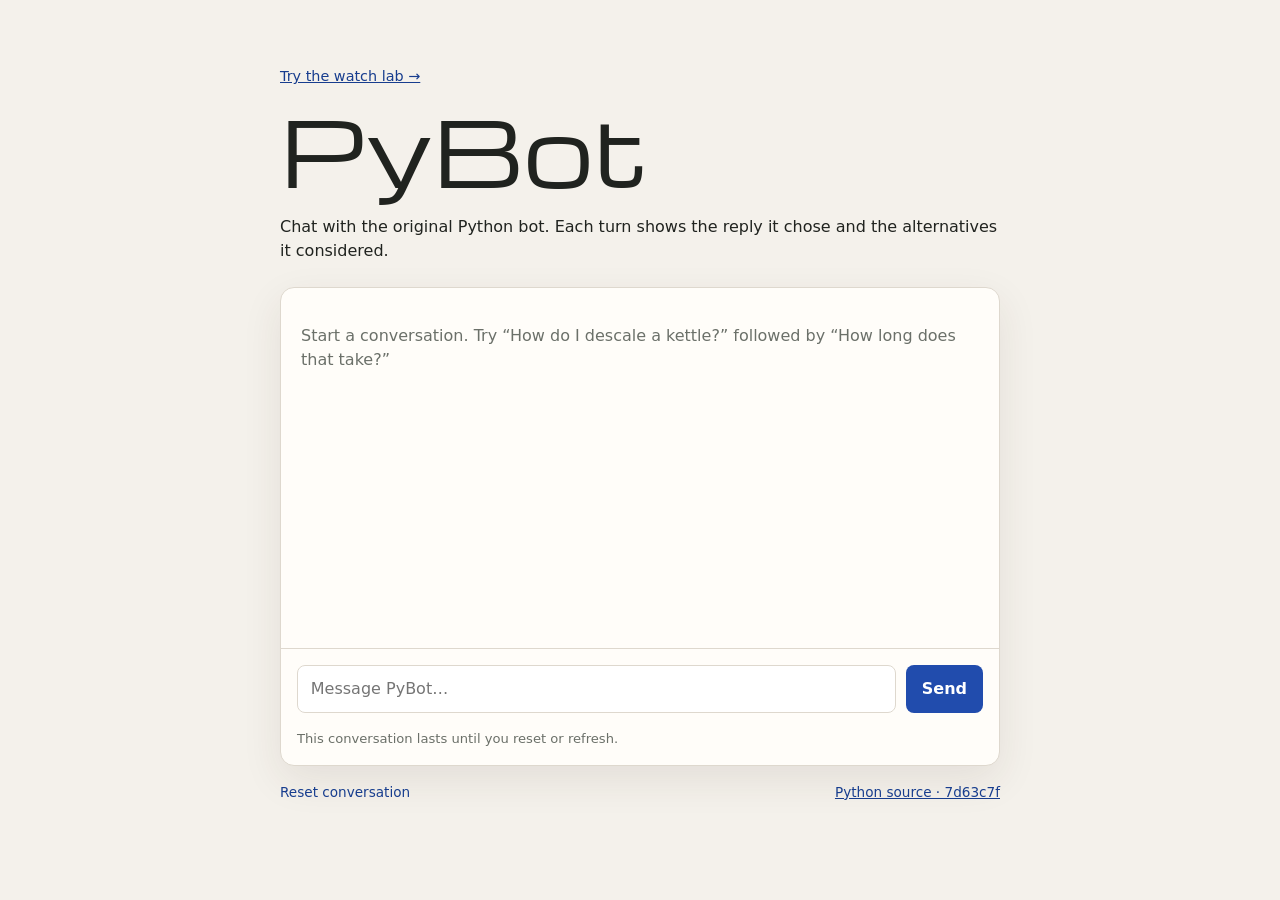
<file: docs/index.html>
<!doctype html>
<html lang="en">
<head>
  <meta charset="utf-8">
  <meta name="viewport" content="width=device-width,initial-scale=1">
  <title>PyBot · Original Python chat</title>
  <link rel="stylesheet" href="styles.css">
  <link rel="stylesheet" href="candidates.css">
</head>
<body>
  <main class="app-shell">
    <header class="hero">
      <a href="watch/">Try the watch lab →</a>
      <h1>PyBot</h1>
      <p>Chat with the original Python bot. Each turn shows the reply it chose and the alternatives it considered.</p>
    </header>
    <section class="chat-card" aria-label="Conversation">
      <div id="chat-log" class="chat-log" role="log" aria-live="polite">
        <p class="empty">Start a conversation. Try “How do I descale a kettle?” followed by “How long does that take?”</p>
      </div>
      <form id="chat-form" class="chat-form">
        <label class="sr-only" for="message-input">Your message</label>
        <input id="message-input" placeholder="Message PyBot…" autocomplete="off">
        <button id="send-button">Send</button>
      </form>
      <p id="status" class="status" role="status">This conversation lasts until you reset or refresh.</p>
    </section>
    <footer><button type="button" class="link-button" id="reset-button">Reset conversation</button>
      <a href="https://github.com/alanmaizon/pybot/tree/7d63c7f">Python source · 7d63c7f</a></footer>
  </main>
  <script src="candidates.js"></script>
  <script src="app.js"></script>
</body>
</html>
</file>
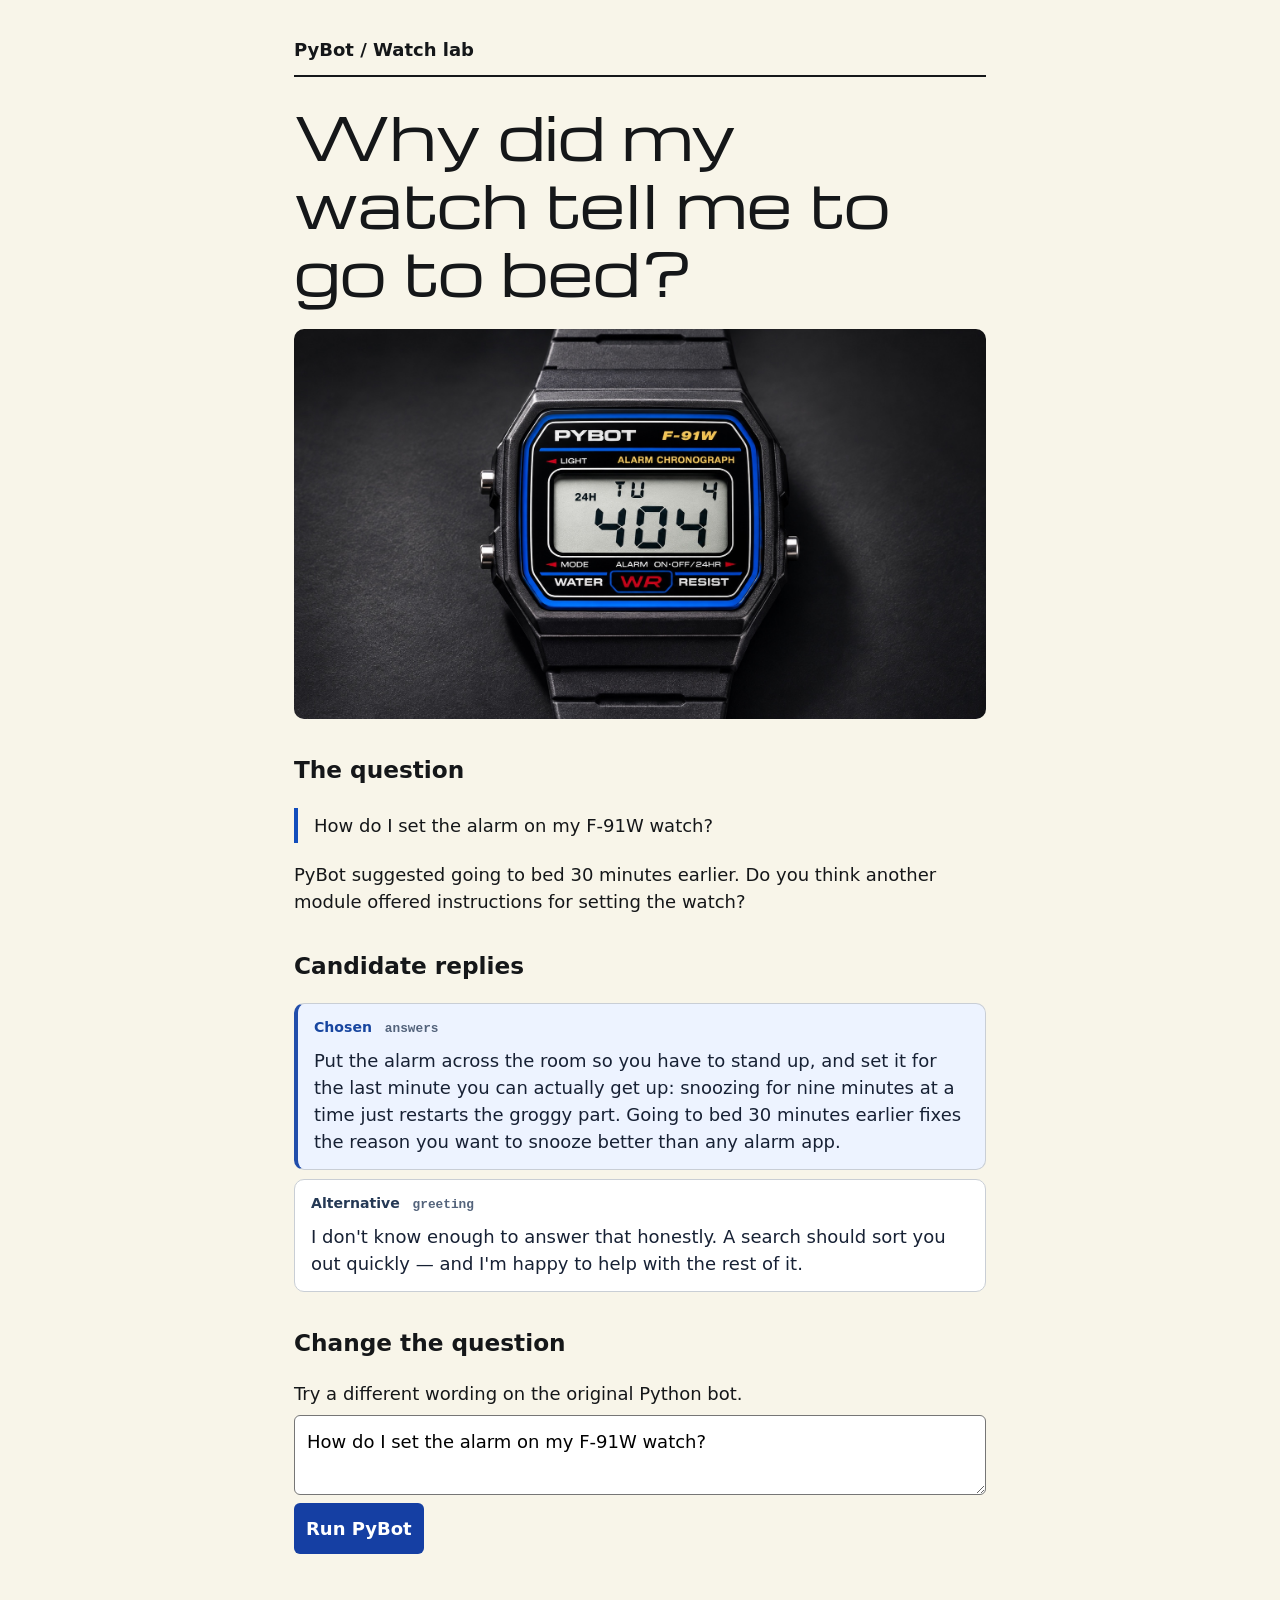
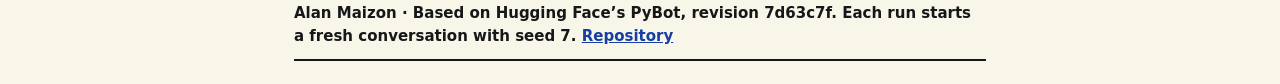
<file: docs/watch/index.html>
<!doctype html><html lang="en"><meta charset="utf-8"><meta name="viewport" content="width=device-width,initial-scale=1"><title>PyBot · The watch lab</title>
<style>
@font-face{font-family:Display;src:url(michroma.ttf);font-display:swap}*{box-sizing:border-box}body{margin:0;background:#f8f5e9;color:#151719;font:18px/1.5 system-ui,sans-serif}main{max-width:740px;margin:auto;padding:24px}header,footer{border-block-end:2px solid;padding:12px 0;font-weight:700}h1{font:clamp(2rem,7vw,3.7rem)/1.15 Display,sans-serif;margin:24px 0}img{width:100%;display:block;border-radius:10px}h2{font-size:1.45rem;margin-top:1.5em}blockquote{margin:12px 0;padding:4px 16px;border-left:4px solid #124dbc}button,textarea{font:inherit;padding:12px;border-radius:6px}button{background:#153fa3;color:white;cursor:pointer;border:0;font-weight:700}button:disabled{opacity:.6}textarea{display:block;width:100%;margin:8px 0}summary{cursor:pointer;font-weight:700;padding:12px 0}article{padding:12px 0;border-bottom:1px solid #aaa}article p{margin:.3em 0}footer{font-size:15px;margin-top:36px}a{color:#153fa3}
</style><link rel="stylesheet" href="../candidates.css"><main><header>PyBot / Watch lab</header><h1>Why did my watch tell me to go to bed?</h1><img src="watch.jpg" alt="PYBOT F-91W watch with a seven-segment display reading 404"><h2>The question</h2><blockquote>How do I set the alarm on my F-91W watch?</blockquote><p>PyBot suggested going to bed 30 minutes earlier. Do you think another module offered instructions for setting the watch?</p><section id="example"><h2>Candidate replies</h2><div id="record"></div></section>
<h2>Change the question</h2><label for="prompt">Try a different wording on the original Python bot.</label><textarea id="prompt" rows="2" maxlength="500">How do I set the alarm on my F-91W watch?</textarea><button id="run">Run PyBot</button><p role="status" id="status"></p><div id="output"></div><footer>Alan Maizon · Based on Hugging Face’s PyBot, revision 7d63c7f. Each run starts a fresh conversation with seed 7. <a href="https://github.com/alanmaizon/pybot">Repository</a></footer></main><script src="../candidates.js"></script><script src="lab.js"></script></html>
</file>
<file: docs/styles.css>
:root {
  color-scheme: light;
  --background: #f4f1eb;
  --card: #fffdf9;
  --ink: #20231f;
  --muted: #6b7069;
  --accent: #214cad;
  --accent-dark: #173d8e;
  --line: #ded8ce;
  --bot: #eee9df;
}

* { box-sizing: border-box; }

body {
  margin: 0;
  min-height: 100vh;
  background: var(--background);
  color: var(--ink);
  font: 16px/1.5 system-ui, -apple-system, BlinkMacSystemFont, "Segoe UI", sans-serif;
}

.app-shell {
  width: min(720px, calc(100% - 2rem));
  margin: 0 auto;
  padding: 4rem 0 2rem;
}

.hero { margin-bottom: 1.5rem; }
.eyebrow {
  margin: 0 0 .4rem;
  color: var(--accent);
  font-size: .75rem;
  font-weight: 700;
  letter-spacing: .12em;
  text-transform: uppercase;
}
h1 { margin: 0; font: 400 clamp(3rem, 11vw, 5.5rem)/1.15 Michroma, sans-serif; }
.intro { margin: .75rem 0 0; color: var(--muted); font-size: 1.1rem; }

.chat-card {
  overflow: hidden;
  border: 1px solid var(--line);
  border-radius: 14px;
  background: var(--card);
  box-shadow: 0 14px 40px rgb(65 48 30 / 9%);
}

.chat-log {
  display: flex;
  min-height: 360px;
  max-height: 60vh;
  flex-direction: column;
  gap: 1rem;
  overflow-y: auto;
  padding: 1.25rem;
}

.message { max-width: 88%; }
.user-message { align-self: flex-end; text-align: right; }
.message-label {
  display: block;
  margin-bottom: .2rem;
  color: var(--muted);
  font-size: .72rem;
  font-weight: 700;
  letter-spacing: .08em;
  text-transform: uppercase;
}
.message p {
  display: inline-block;
  margin: 0;
  padding: .7rem .9rem;
  border-radius: 12px;
  background: var(--bot);
  text-align: left;
  white-space: pre-wrap;
}
.user-message p { background: var(--accent); color: white; }

.chat-form {
  display: flex;
  gap: .6rem;
  border-top: 1px solid var(--line);
  padding: 1rem;
}
input {
  min-width: 0;
  flex: 1;
  border: 1px solid var(--line);
  border-radius: 8px;
  padding: .7rem .8rem;
  color: var(--ink);
  font: inherit;
}
input:focus { border-color: var(--accent); outline: 2px solid rgb(189 77 53 / 20%); }
button {
  border: 0;
  border-radius: 8px;
  background: var(--accent);
  color: white;
  cursor: pointer;
  font: inherit;
  font-weight: 700;
  padding: .7rem 1rem;
}
button:hover { background: var(--accent-dark); }
button:disabled, input:disabled { cursor: not-allowed; opacity: .55; }
.status { margin: 0; padding: 0 1rem 1rem; color: var(--muted); font-size: .82rem; }
footer { display: flex; flex-wrap:wrap; gap: .6rem; margin-top: 1rem; color: var(--muted); font-size: .85rem; }
a, .link-button { color: var(--accent-dark); }
.link-button { background: transparent; padding: 0; font-size: inherit; font-weight: 400; }
.link-button:hover { background: transparent; text-decoration: underline; }
.sr-only { position: absolute; width: 1px; height: 1px; overflow: hidden; clip: rect(0, 0, 0, 0); }


.chat-log > * { flex-shrink:0; }
.question { margin:0; align-self:flex-end; color:white; background:var(--accent); padding:.65rem .9rem; border-radius:.7rem; overflow-wrap:anywhere; }
.empty { color:var(--muted); }
.hero a { font-size:.9rem; }
.hero h1 { margin-top:.6rem; }
footer { justify-content:space-between; }
@media(max-width:550px) { .app-shell { padding-top:1.5rem; } .chat-log { min-height:240px; } }
</file>
<file: docs/candidates.css>
@font-face {
  font-family: Michroma;
  src: url(watch/michroma.ttf) format("truetype");
  font-display: swap;
}
.reply-comparison { display:grid; gap:.6rem; min-width:0; }
.reply-option { border:1px solid #c9ced5; background:white; color:#172134; border-radius:10px; padding:14px 16px; overflow-wrap:anywhere; }
.reply-option.winner { background:#edf3ff; border-left:4px solid #224eab; }
.reply-option header { display:flex; align-items:baseline; flex-wrap:wrap; gap:.8rem; padding:0; border:0; }
.reply-option strong { color:#253955; font:600 .88rem/1.4 system-ui; }
.reply-option.winner strong { color:#1846a0; }
.reply-option code { color:#53637b; font-size:.8rem; }
.reply-option p { margin:.45em 0 0; white-space:pre-wrap; }
</file>
